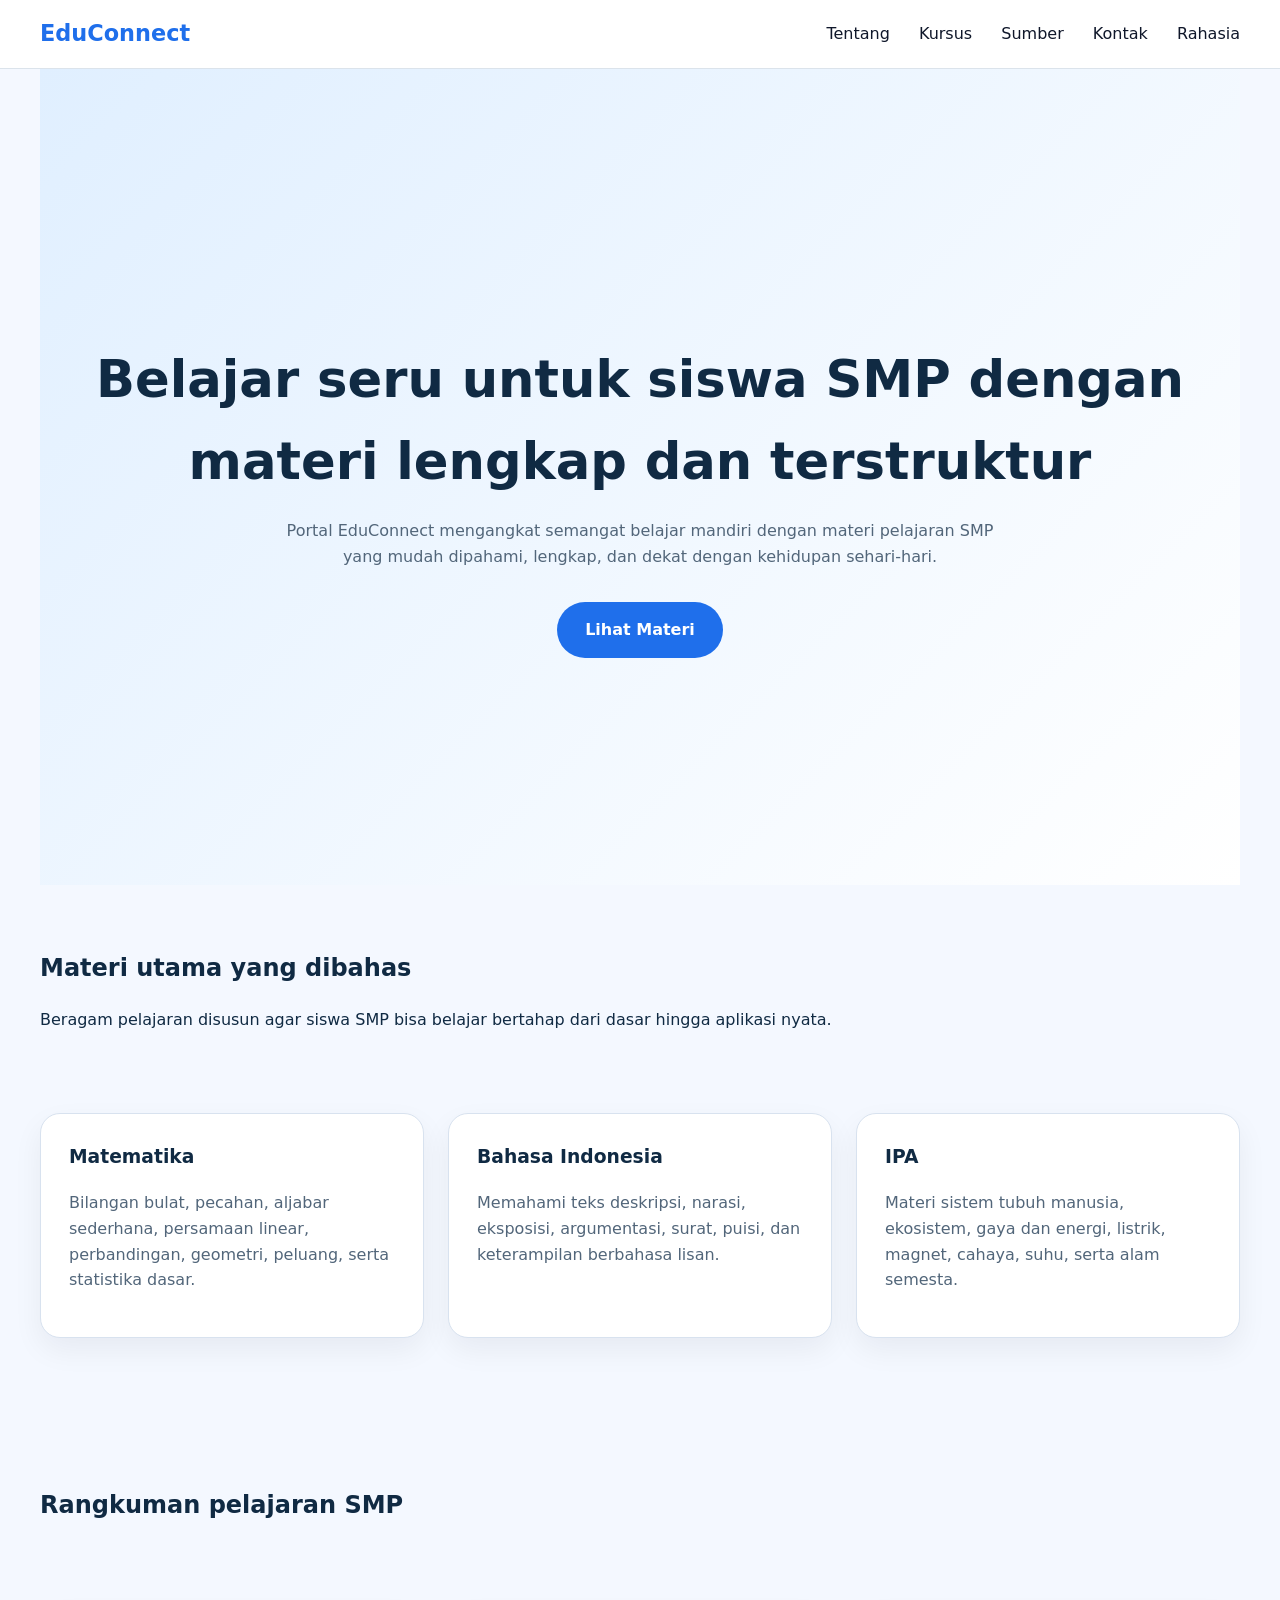
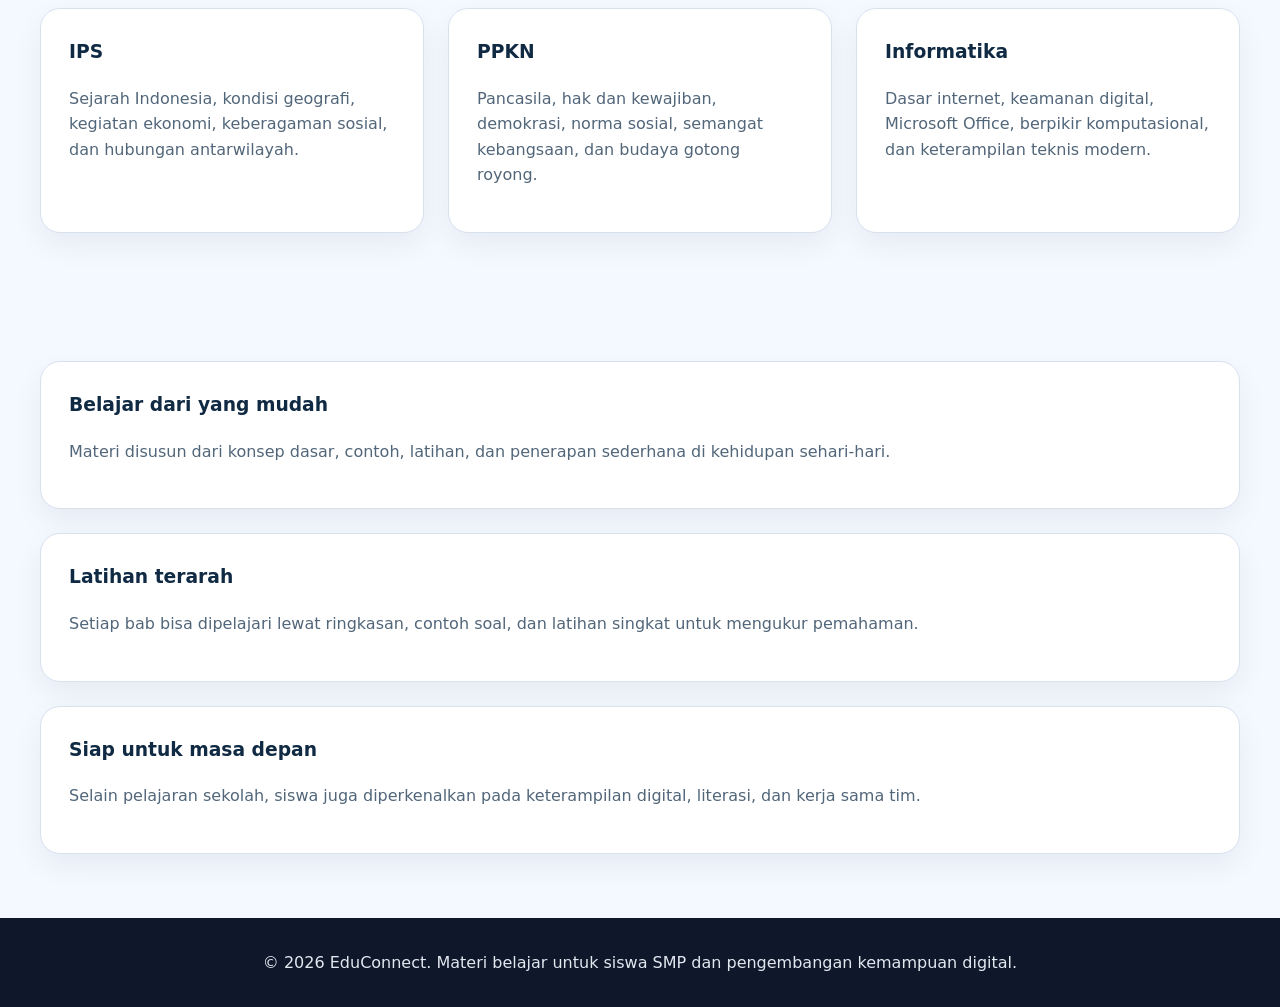
<file: index.html>
<!DOCTYPE html>
<html lang="id">
<head>
  <meta charset="UTF-8">
  <meta name="viewport" content="width=device-width, initial-scale=1.0">
  <title>EduConnect - Materi SMP Lengkap</title>
  <link rel="stylesheet" href="style.css">
</head>
<body>
  <header>
    <div class="container">
      <a class="logo" href="index.html">EduConnect</a>
      <nav>
        <a href="about.html">Tentang</a>
        <a href="courses.html">Kursus</a>
        <a href="resources.html">Sumber</a>
        <a href="contact.html">Kontak</a>
        <a href="secret.html">Rahasia</a>
      </nav>
    </div>
  </header>

  <main>
    <section class="hero container">
      <div class="hero-content">
        <h1>Belajar seru untuk siswa SMP dengan materi lengkap dan terstruktur</h1>
        <p>Portal EduConnect mengangkat semangat belajar mandiri dengan materi pelajaran SMP yang mudah dipahami, lengkap, dan dekat dengan kehidupan sehari-hari.</p>
        <a class="button" href="courses.html">Lihat Materi</a>
      </div>
    </section>

    <section class="section-intro container">
      <h2>Materi utama yang dibahas</h2>
      <p>Beragam pelajaran disusun agar siswa SMP bisa belajar bertahap dari dasar hingga aplikasi nyata.</p>
      <div class="features">
        <article class="card">
          <h3>Matematika</h3>
          <p>Bilangan bulat, pecahan, aljabar sederhana, persamaan linear, perbandingan, geometri, peluang, serta statistika dasar.</p>
        </article>
        <article class="card">
          <h3>Bahasa Indonesia</h3>
          <p>Memahami teks deskripsi, narasi, eksposisi, argumentasi, surat, puisi, dan keterampilan berbahasa lisan.</p>
        </article>
        <article class="card">
          <h3>IPA</h3>
          <p>Materi sistem tubuh manusia, ekosistem, gaya dan energi, listrik, magnet, cahaya, suhu, serta alam semesta.</p>
        </article>
      </div>
    </section>

    <section class="container">
      <h2>Rangkuman pelajaran SMP</h2>
      <div class="features">
        <article class="card">
          <h3>IPS</h3>
          <p>Sejarah Indonesia, kondisi geografi, kegiatan ekonomi, keberagaman sosial, dan hubungan antarwilayah.</p>
        </article>
        <article class="card">
          <h3>PPKN</h3>
          <p>Pancasila, hak dan kewajiban, demokrasi, norma sosial, semangat kebangsaan, dan budaya gotong royong.</p>
        </article>
        <article class="card">
          <h3>Informatika</h3>
          <p>Dasar internet, keamanan digital, Microsoft Office, berpikir komputasional, dan keterampilan teknis modern.</p>
        </article>
      </div>
    </section>

    <section class="resources-grid container">
      <article class="card">
        <h3>Belajar dari yang mudah</h3>
        <p>Materi disusun dari konsep dasar, contoh, latihan, dan penerapan sederhana di kehidupan sehari-hari.</p>
      </article>
      <article class="card">
        <h3>Latihan terarah</h3>
        <p>Setiap bab bisa dipelajari lewat ringkasan, contoh soal, dan latihan singkat untuk mengukur pemahaman.</p>
      </article>
      <article class="card">
        <h3>Siap untuk masa depan</h3>
        <p>Selain pelajaran sekolah, siswa juga diperkenalkan pada keterampilan digital, literasi, dan kerja sama tim.</p>
      </article>
    </section>
  </main>

  <footer>
    <div class="container">
      <p>&copy; 2026 EduConnect. Materi belajar untuk siswa SMP dan pengembangan kemampuan digital.</p>
    </div>
  </footer>
</body>
</html>
</file>
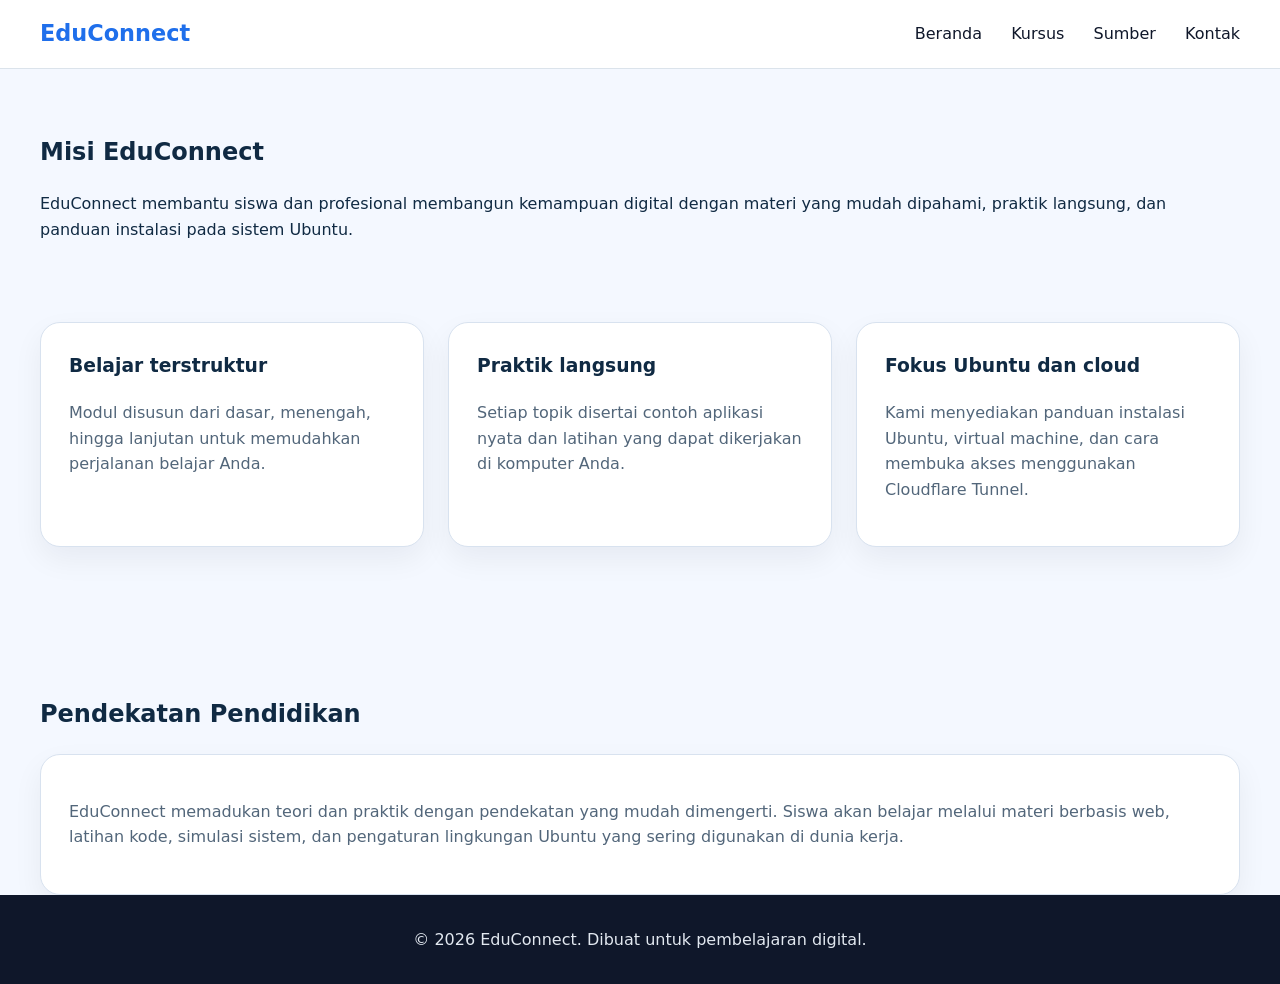
<file: about.html>
<!DOCTYPE html>
<html lang="id">
<head>
  <meta charset="UTF-8">
  <meta name="viewport" content="width=device-width, initial-scale=1.0">
  <title>Tentang EduConnect</title>
  <link rel="stylesheet" href="style.css">
</head>
<body>
  <header>
    <div class="container">
      <a class="logo" href="index.html">EduConnect</a>
      <nav>
        <a href="index.html">Beranda</a>
        <a href="courses.html">Kursus</a>
        <a href="resources.html">Sumber</a>
        <a href="contact.html">Kontak</a>
      </nav>
    </div>
  </header>
  <main class="section-intro container">
    <h2>Misi EduConnect</h2>
    <p>EduConnect membantu siswa dan profesional membangun kemampuan digital dengan materi yang mudah dipahami, praktik langsung, dan panduan instalasi pada sistem Ubuntu.</p>
    <div class="features">
      <article class="card">
        <h3>Belajar terstruktur</h3>
        <p>Modul disusun dari dasar, menengah, hingga lanjutan untuk memudahkan perjalanan belajar Anda.</p>
      </article>
      <article class="card">
        <h3>Praktik langsung</h3>
        <p>Setiap topik disertai contoh aplikasi nyata dan latihan yang dapat dikerjakan di komputer Anda.</p>
      </article>
      <article class="card">
        <h3>Fokus Ubuntu dan cloud</h3>
        <p>Kami menyediakan panduan instalasi Ubuntu, virtual machine, dan cara membuka akses menggunakan Cloudflare Tunnel.</p>
      </article>
    </div>
  </main>
  <section class="container">
    <h2>Pendekatan Pendidikan</h2>
    <div class="card">
      <p>EduConnect memadukan teori dan praktik dengan pendekatan yang mudah dimengerti. Siswa akan belajar melalui materi berbasis web, latihan kode, simulasi sistem, dan pengaturan lingkungan Ubuntu yang sering digunakan di dunia kerja.</p>
    </div>
  </section>
  <footer>
    <div class="container">
      <p>&copy; 2026 EduConnect. Dibuat untuk pembelajaran digital.</p>
    </div>
  </footer>
</body>
</html>
</file>
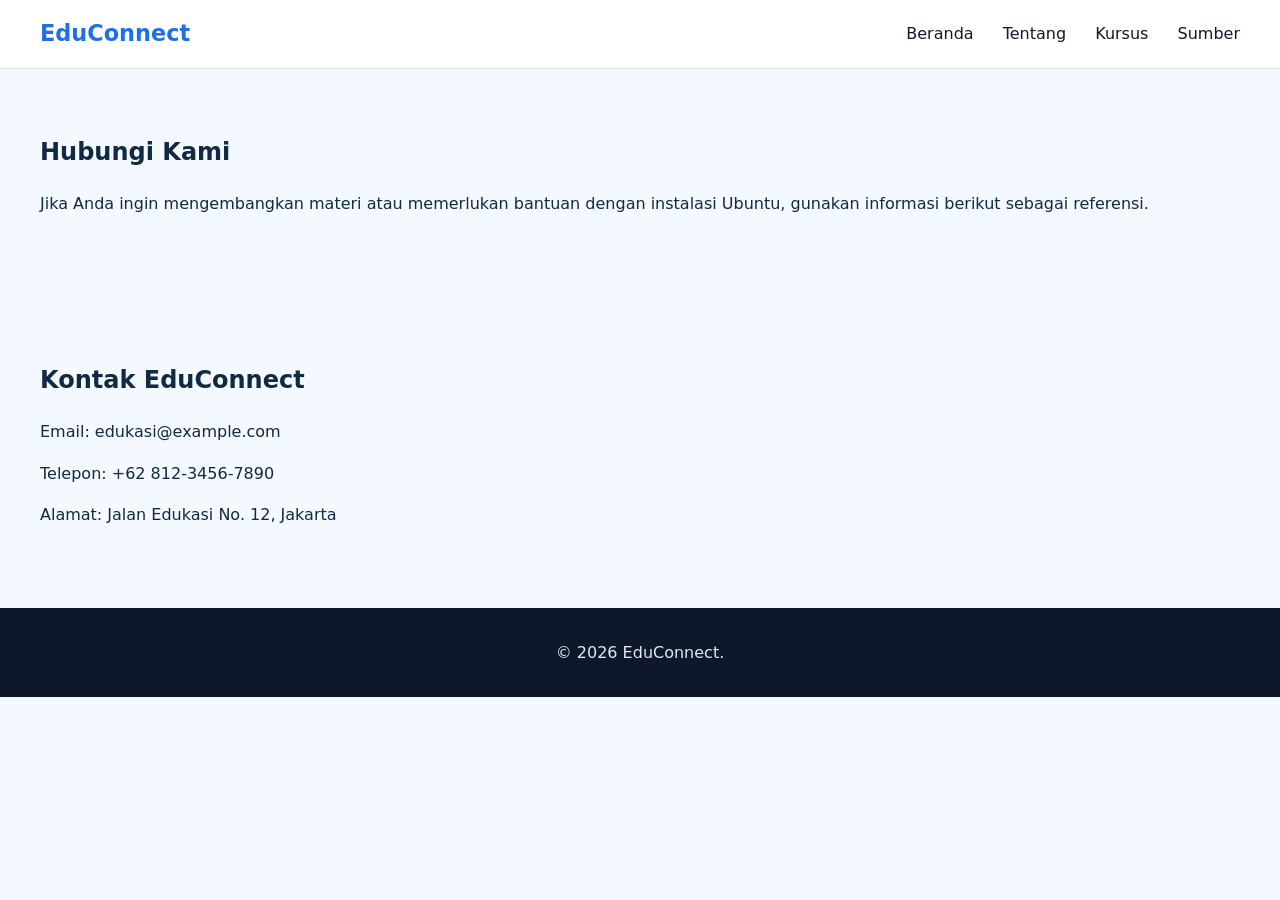
<file: contact.html>
<!DOCTYPE html>
<html lang="id">
<head>
  <meta charset="UTF-8">
  <meta name="viewport" content="width=device-width, initial-scale=1.0">
  <title>Kontak EduConnect</title>
  <link rel="stylesheet" href="style.css">
</head>
<body>
  <header>
    <div class="container">
      <a class="logo" href="index.html">EduConnect</a>
      <nav>
        <a href="index.html">Beranda</a>
        <a href="about.html">Tentang</a>
        <a href="courses.html">Kursus</a>
        <a href="resources.html">Sumber</a>
      </nav>
    </div>
  </header>
  <main class="section-intro container">
    <h2>Hubungi Kami</h2>
    <p>Jika Anda ingin mengembangkan materi atau memerlukan bantuan dengan instalasi Ubuntu, gunakan informasi berikut sebagai referensi.</p>
  </main>
  <section class="contact-card container">
    <h2>Kontak EduConnect</h2>
    <p>Email: edukasi@example.com</p>
    <p>Telepon: +62 812-3456-7890</p>
    <p>Alamat: Jalan Edukasi No. 12, Jakarta</p>
  </section>
  <footer>
    <div class="container">
      <p>&copy; 2026 EduConnect.</p>
    </div>
  </footer>
</body>
</html>
</file>
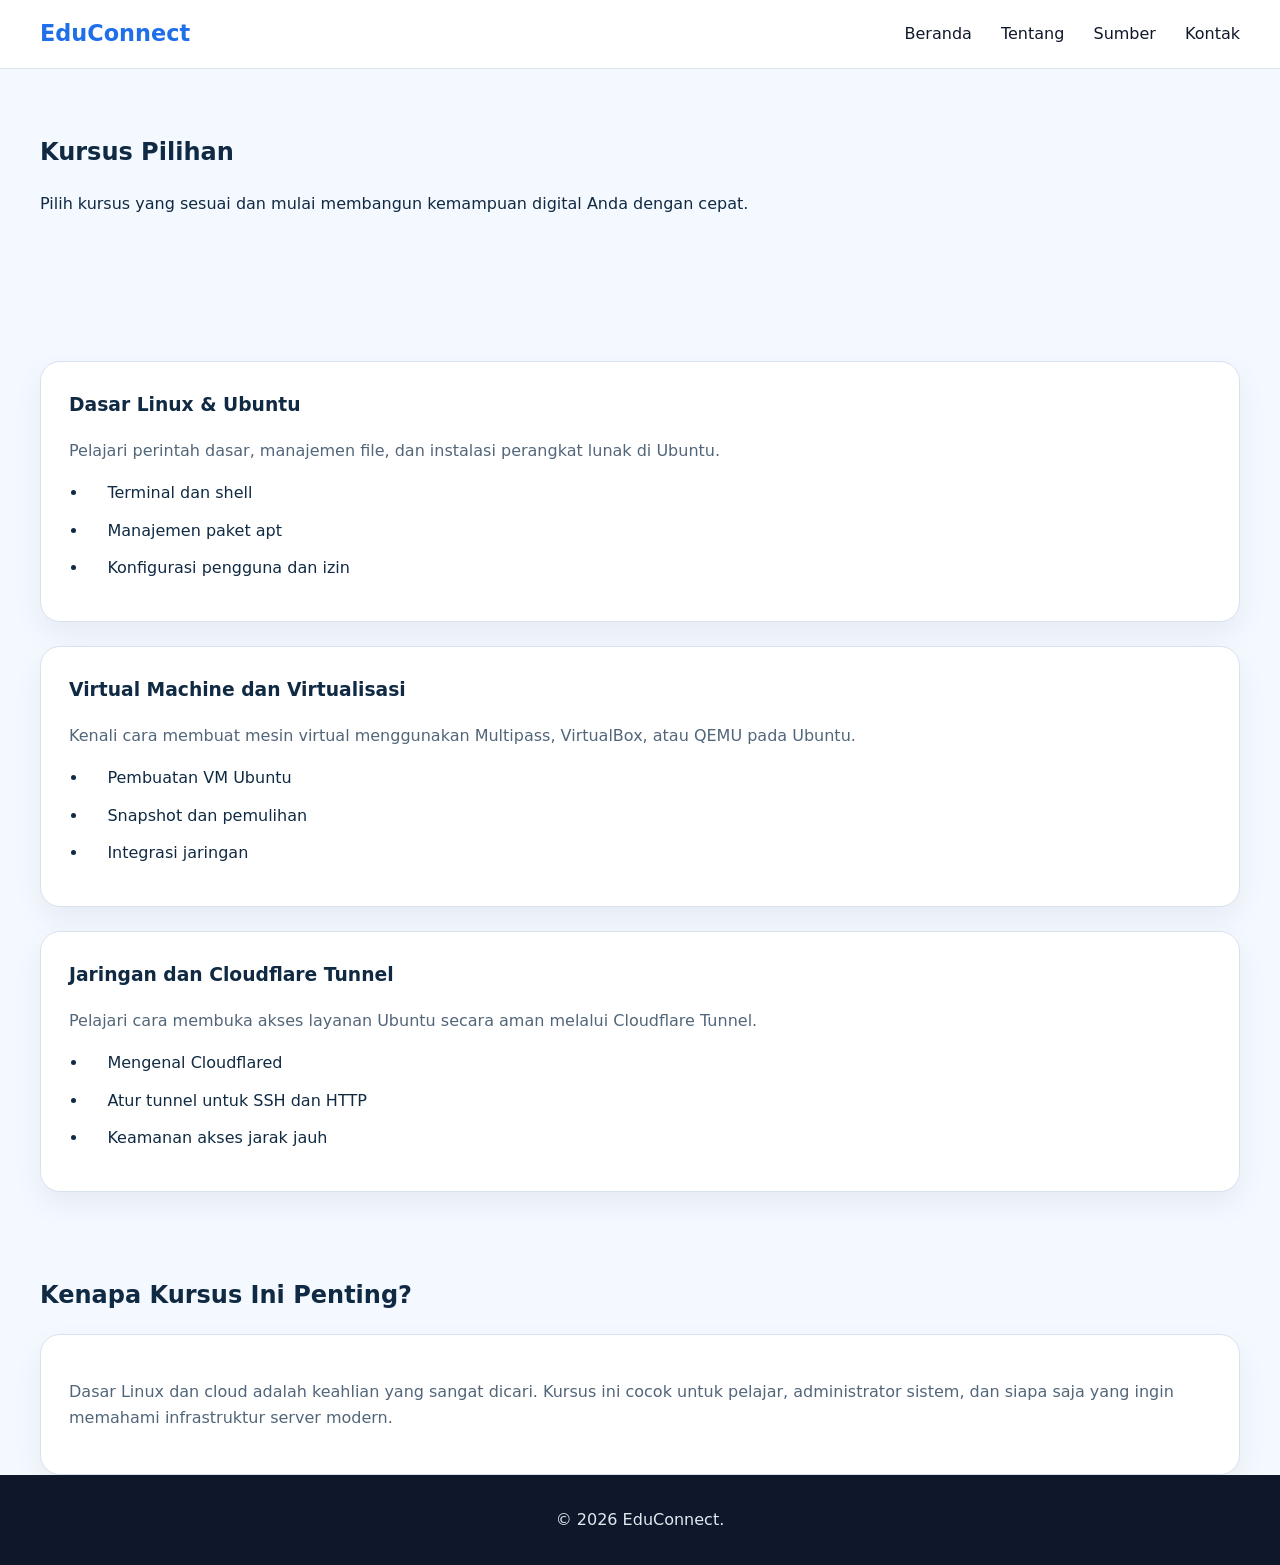
<file: courses.html>
<!DOCTYPE html>
<html lang="id">
<head>
  <meta charset="UTF-8">
  <meta name="viewport" content="width=device-width, initial-scale=1.0">
  <title>Kursus EduConnect</title>
  <link rel="stylesheet" href="style.css">
</head>
<body>
  <header>
    <div class="container">
      <a class="logo" href="index.html">EduConnect</a>
      <nav>
        <a href="index.html">Beranda</a>
        <a href="about.html">Tentang</a>
        <a href="resources.html">Sumber</a>
        <a href="contact.html">Kontak</a>
      </nav>
    </div>
  </header>
  <main class="section-intro container">
    <h2>Kursus Pilihan</h2>
    <p>Pilih kursus yang sesuai dan mulai membangun kemampuan digital Anda dengan cepat.</p>
  </main>
  <section class="course-grid container">
    <article class="card">
      <h3>Dasar Linux & Ubuntu</h3>
      <p>Pelajari perintah dasar, manajemen file, dan instalasi perangkat lunak di Ubuntu.</p>
      <ul class="checklist">
        <li>Terminal dan shell</li>
        <li>Manajemen paket apt</li>
        <li>Konfigurasi pengguna dan izin</li>
      </ul>
    </article>
    <article class="card">
      <h3>Virtual Machine dan Virtualisasi</h3>
      <p>Kenali cara membuat mesin virtual menggunakan Multipass, VirtualBox, atau QEMU pada Ubuntu.</p>
      <ul class="checklist">
        <li>Pembuatan VM Ubuntu</li>
        <li>Snapshot dan pemulihan</li>
        <li>Integrasi jaringan</li>
      </ul>
    </article>
    <article class="card">
      <h3>Jaringan dan Cloudflare Tunnel</h3>
      <p>Pelajari cara membuka akses layanan Ubuntu secara aman melalui Cloudflare Tunnel.</p>
      <ul class="checklist">
        <li>Mengenal Cloudflared</li>
        <li>Atur tunnel untuk SSH dan HTTP</li>
        <li>Keamanan akses jarak jauh</li>
      </ul>
    </article>
  </section>
  <section class="container">
    <h2>Kenapa Kursus Ini Penting?</h2>
    <div class="card">
      <p>Dasar Linux dan cloud adalah keahlian yang sangat dicari. Kursus ini cocok untuk pelajar, administrator sistem, dan siapa saja yang ingin memahami infrastruktur server modern.</p>
    </div>
  </section>
  <footer>
    <div class="container">
      <p>&copy; 2026 EduConnect.</p>
    </div>
  </footer>
</body>
</html>
</file>
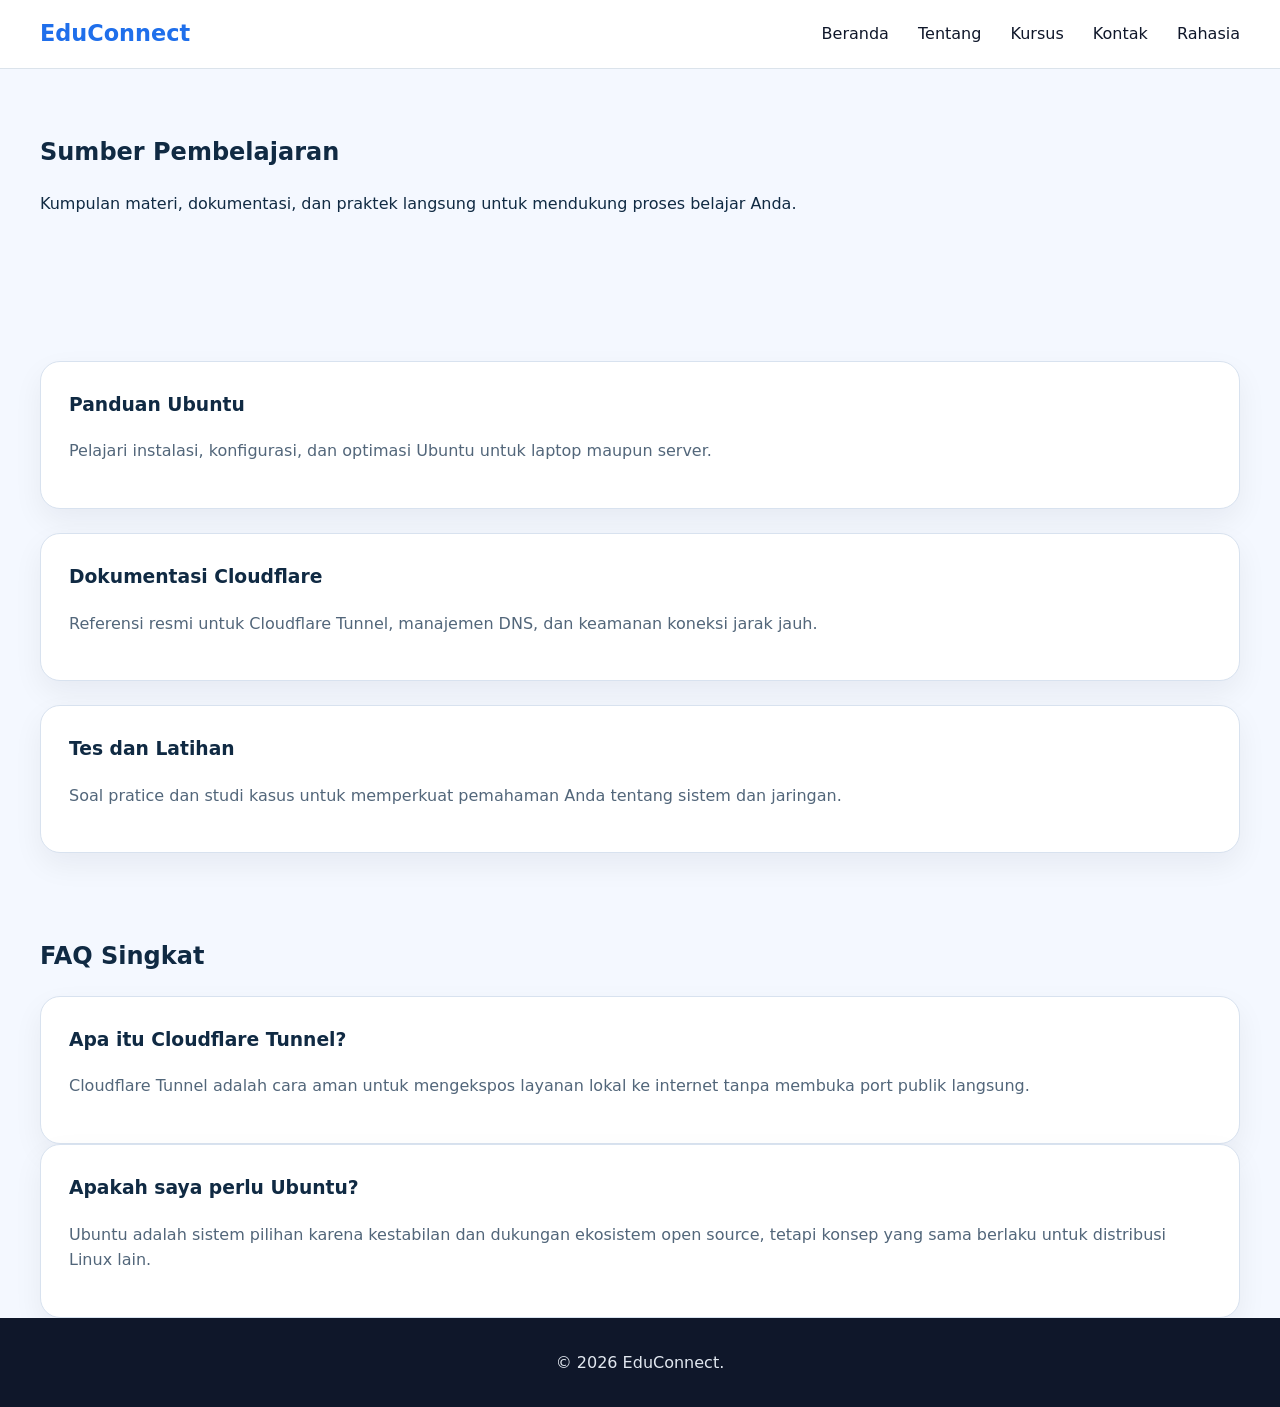
<file: resources.html>
<!DOCTYPE html>
<html lang="id">
<head>
  <meta charset="UTF-8">
  <meta name="viewport" content="width=device-width, initial-scale=1.0">
  <title>Sumber EduConnect</title>
  <link rel="stylesheet" href="style.css">
</head>
<body>
  <header>
    <div class="container">
      <a class="logo" href="index.html">EduConnect</a>
      <nav>
        <a href="index.html">Beranda</a>
        <a href="about.html">Tentang</a>
        <a href="courses.html">Kursus</a>
        <a href="contact.html">Kontak</a>
        <a href="secret.html">Rahasia</a>
      </nav>
    </div>
  </header>
  <main class="section-intro container">
    <h2>Sumber Pembelajaran</h2>
    <p>Kumpulan materi, dokumentasi, dan praktek langsung untuk mendukung proses belajar Anda.</p>
  </main>
  <section class="resources-grid container">
    <article class="card">
      <h3>Panduan Ubuntu</h3>
      <p>Pelajari instalasi, konfigurasi, dan optimasi Ubuntu untuk laptop maupun server.</p>
    </article>
    <article class="card">
      <h3>Dokumentasi Cloudflare</h3>
      <p>Referensi resmi untuk Cloudflare Tunnel, manajemen DNS, dan keamanan koneksi jarak jauh.</p>
    </article>
    <article class="card">
      <h3>Tes dan Latihan</h3>
      <p>Soal pratice dan studi kasus untuk memperkuat pemahaman Anda tentang sistem dan jaringan.</p>
    </article>
  </section>
  <section class="container">
    <h2>FAQ Singkat</h2>
    <div class="faq-item">
      <h3>Apa itu Cloudflare Tunnel?</h3>
      <p>Cloudflare Tunnel adalah cara aman untuk mengekspos layanan lokal ke internet tanpa membuka port publik langsung.</p>
    </div>
    <div class="faq-item">
      <h3>Apakah saya perlu Ubuntu?</h3>
      <p>Ubuntu adalah sistem pilihan karena kestabilan dan dukungan ekosistem open source, tetapi konsep yang sama berlaku untuk distribusi Linux lain.</p>
    </div>
  </section>
  <footer>
    <div class="container">
      <p>&copy; 2026 EduConnect.</p>
    </div>
  </footer>
</body>
</html>
</file>
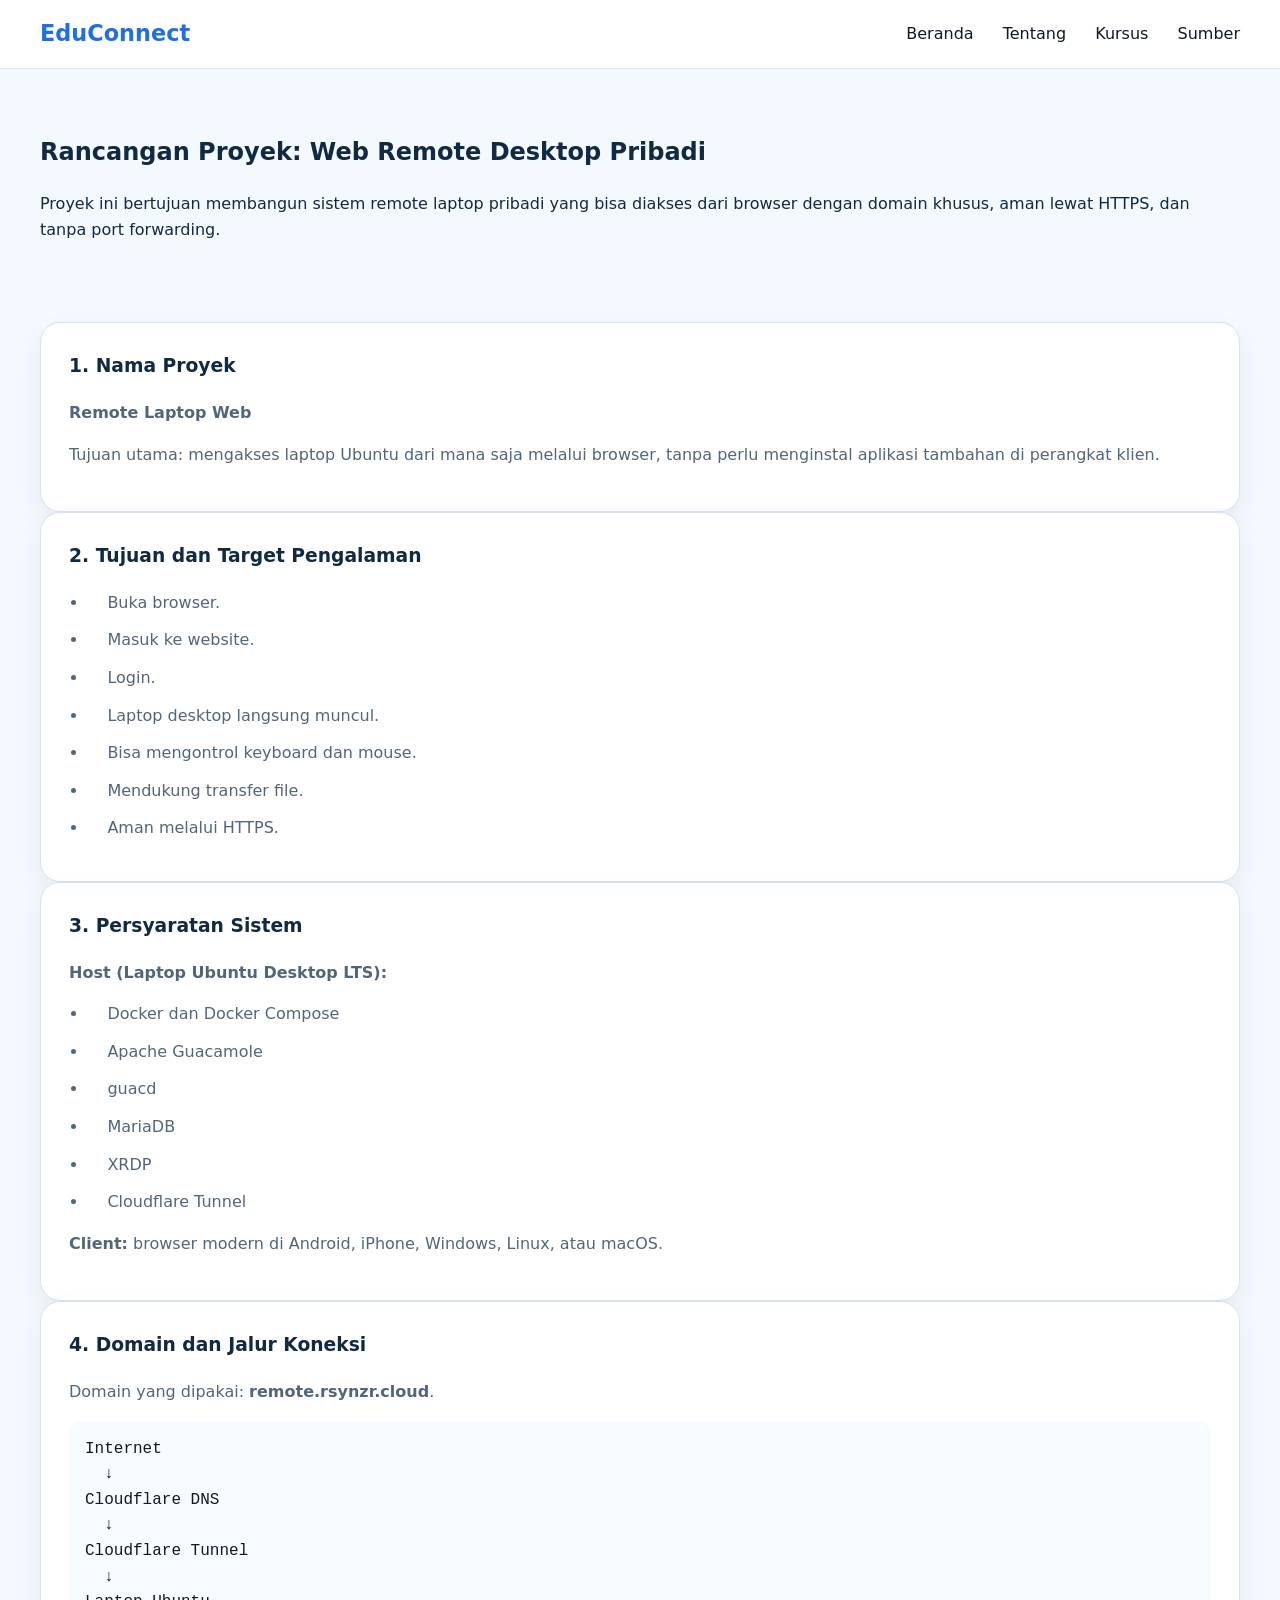
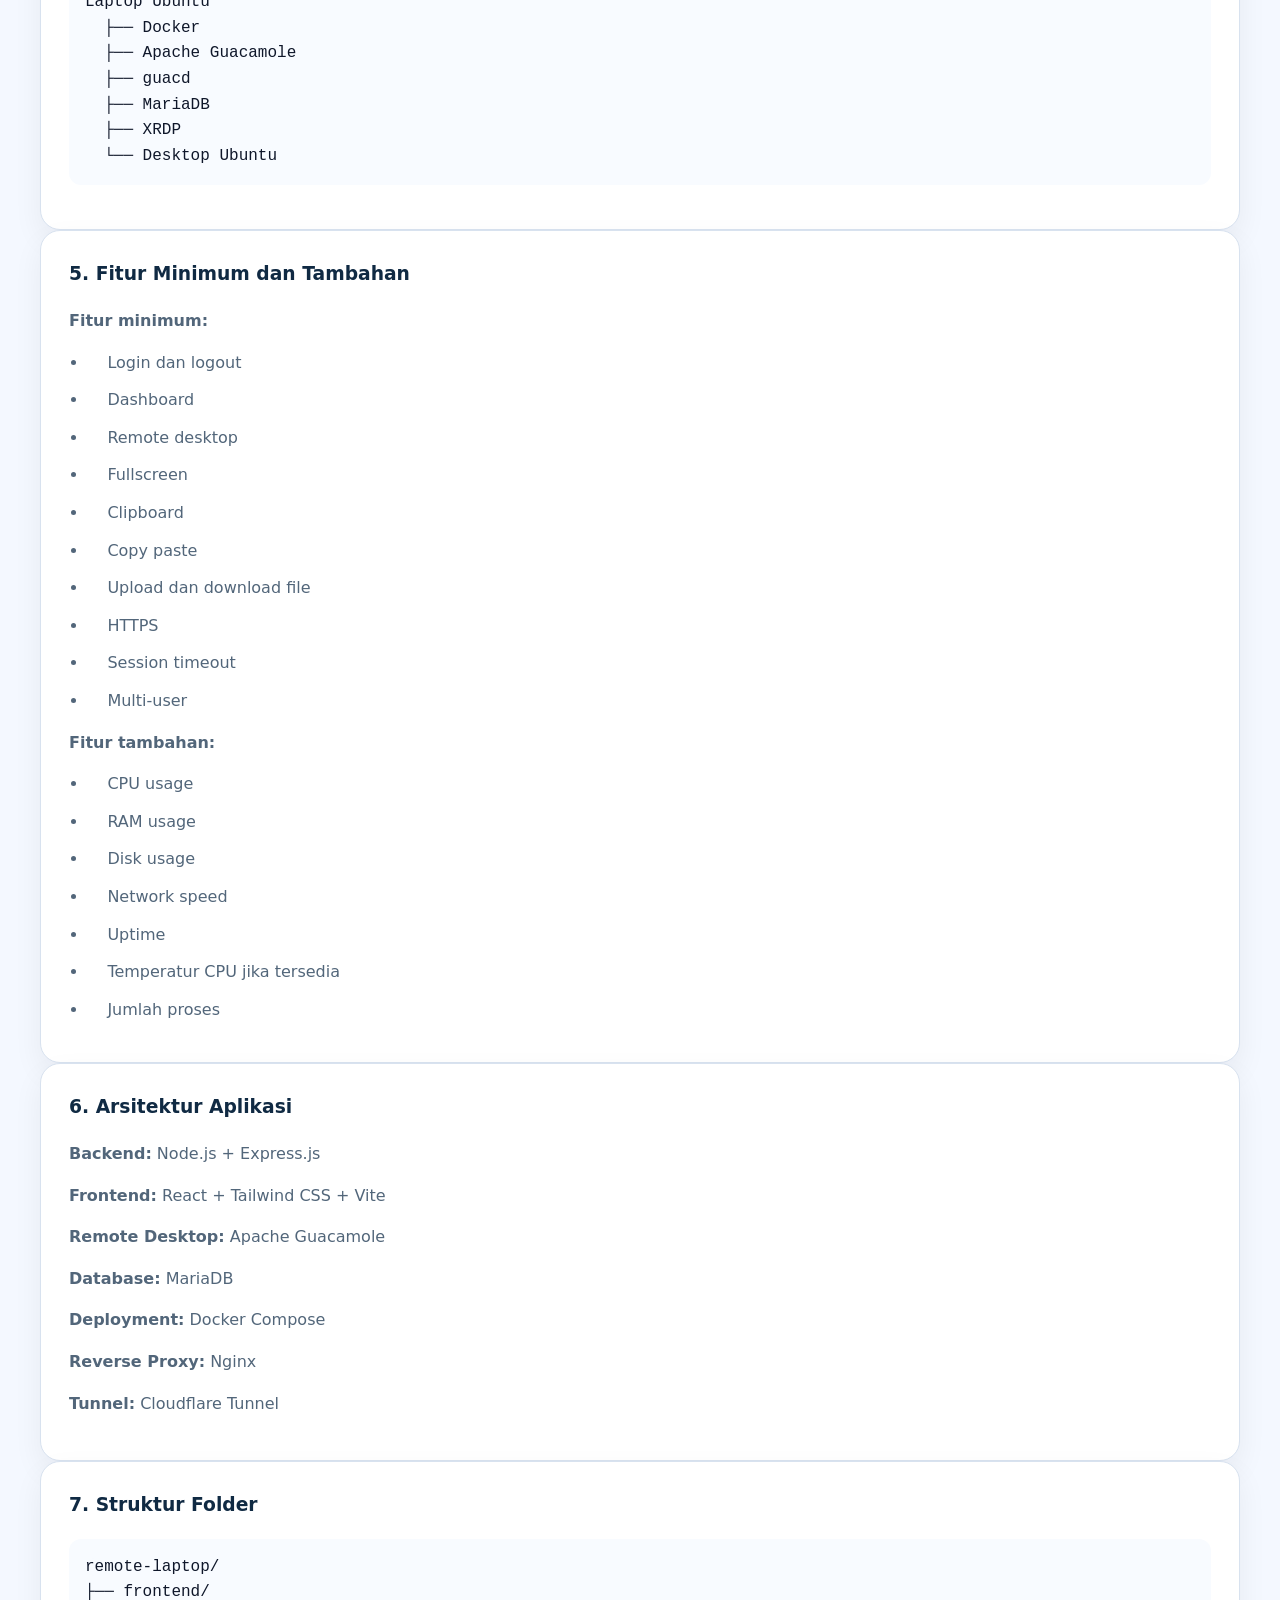
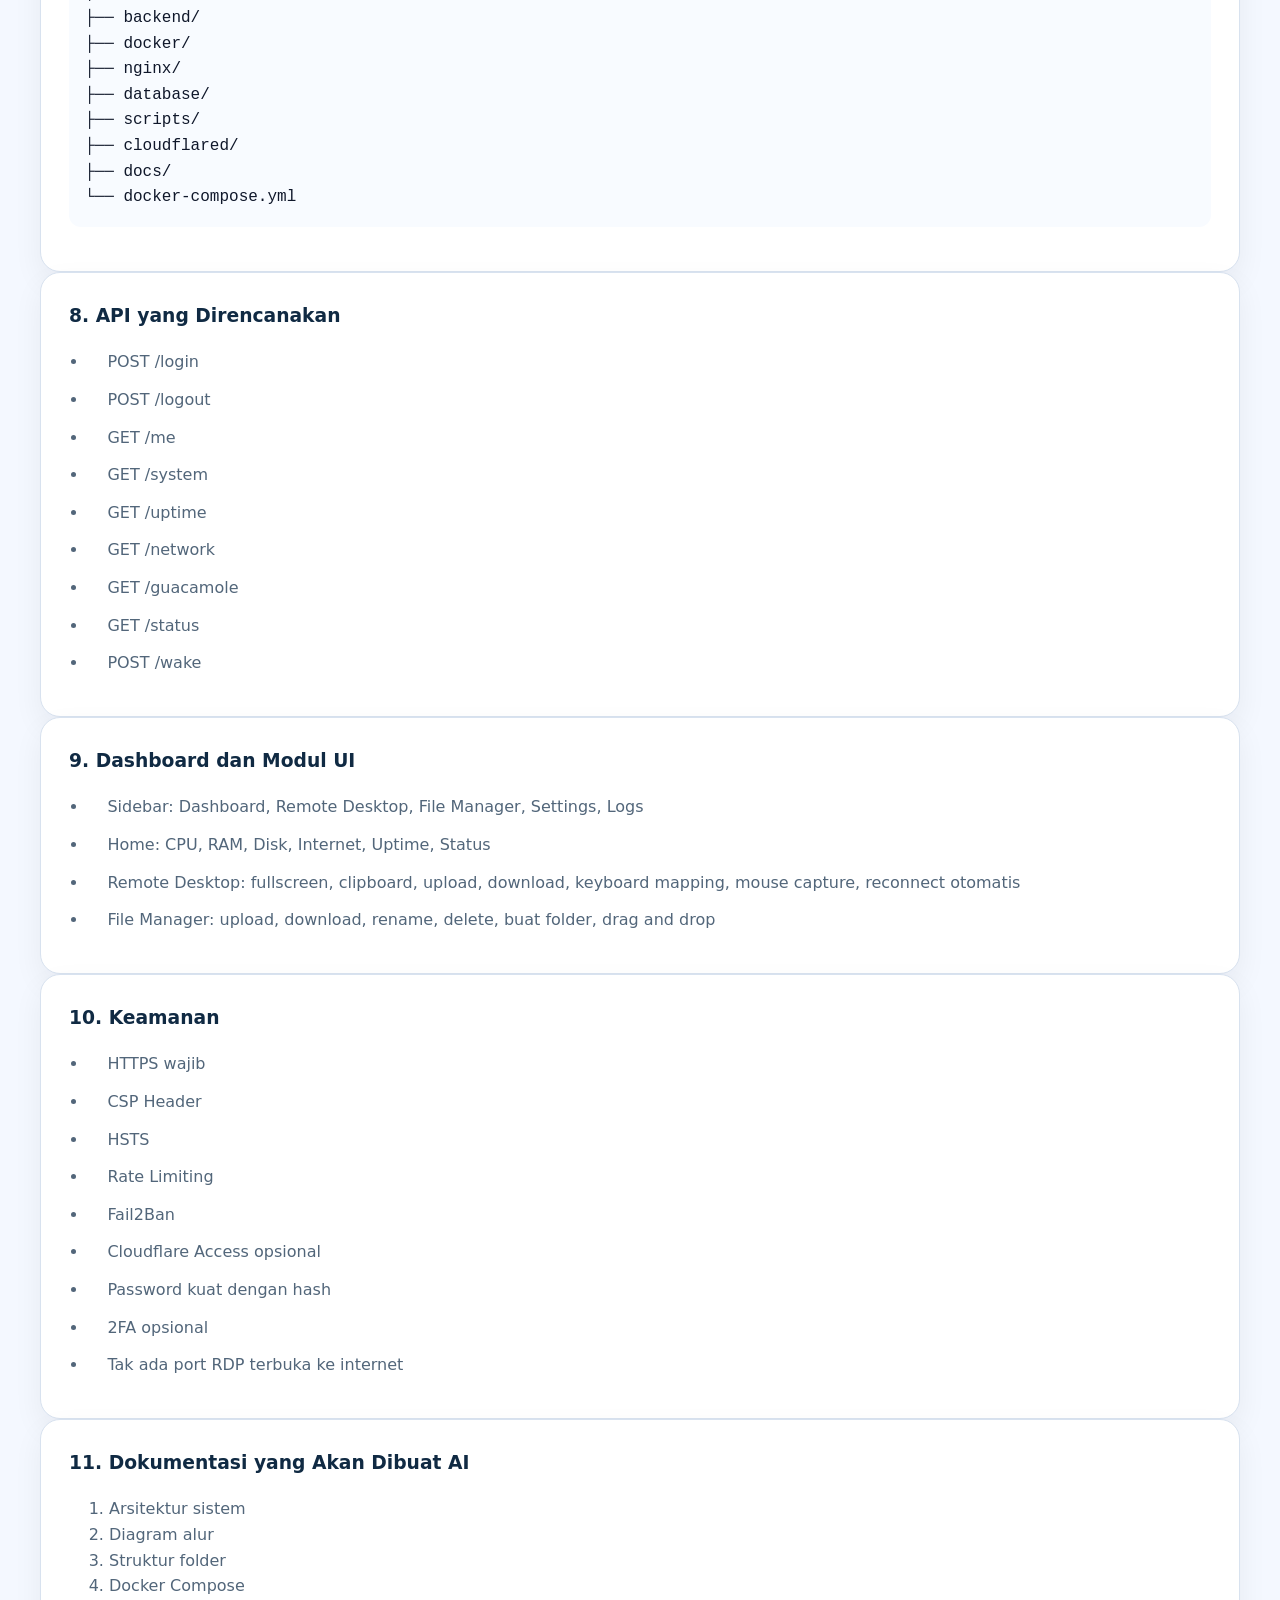
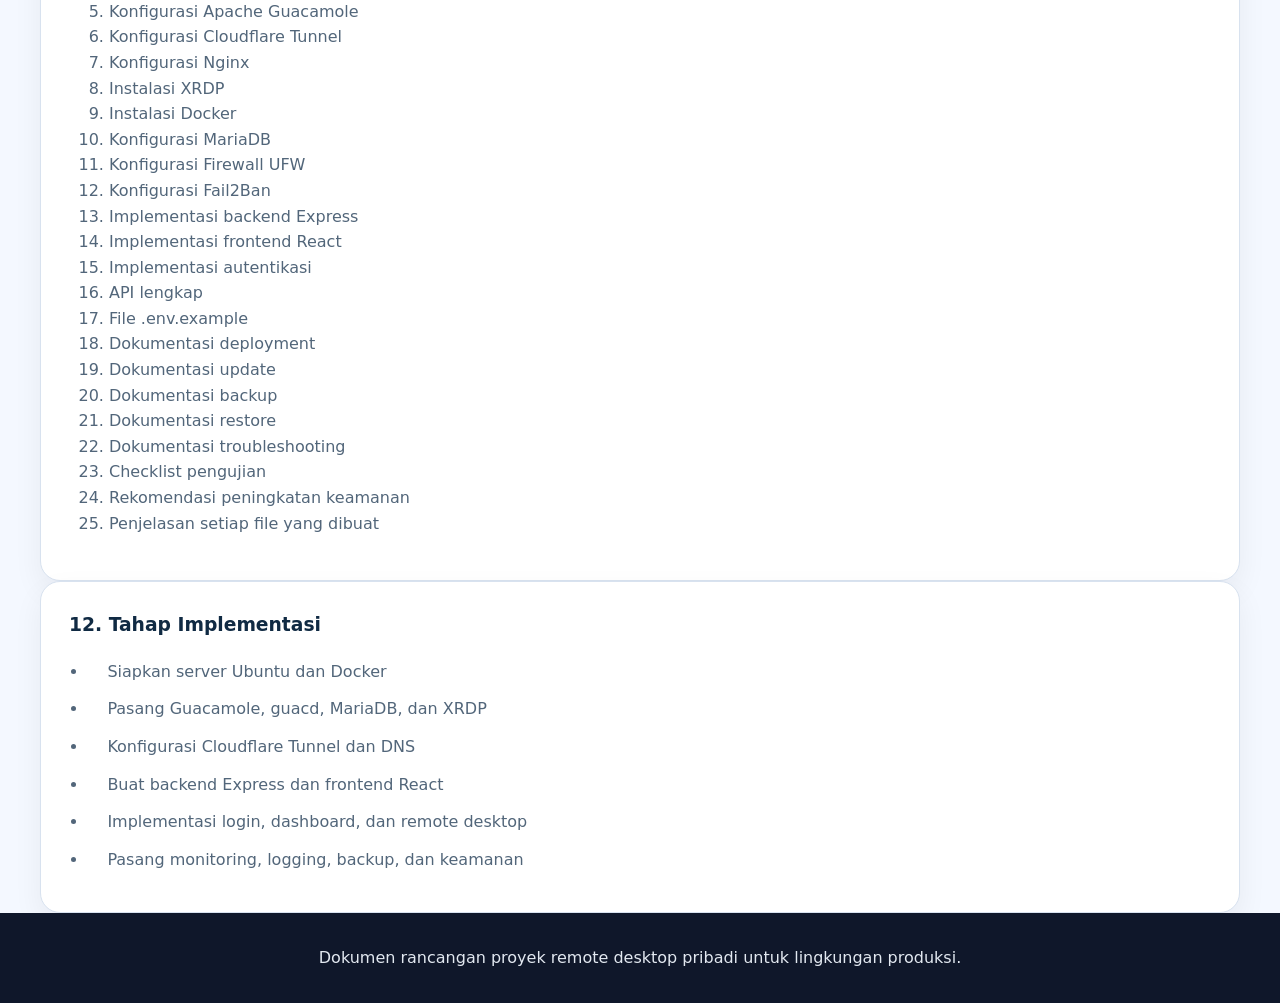
<file: secret.html>
<!DOCTYPE html>
<html lang="id">
<head>
  <meta charset="UTF-8">
  <meta name="viewport" content="width=device-width, initial-scale=1.0">
  <title>Rahasia - Rancangan Proyek Remote Laptop Web</title>
  <link rel="stylesheet" href="style.css">
</head>
<body>
  <header>
    <div class="container">
      <a class="logo" href="index.html">EduConnect</a>
      <nav>
        <a href="index.html">Beranda</a>
        <a href="about.html">Tentang</a>
        <a href="courses.html">Kursus</a>
        <a href="resources.html">Sumber</a>
      </nav>
    </div>
  </header>

  <main class="section-intro container">
    <h2>Rancangan Proyek: Web Remote Desktop Pribadi</h2>
    <p>Proyek ini bertujuan membangun sistem remote laptop pribadi yang bisa diakses dari browser dengan domain khusus, aman lewat HTTPS, dan tanpa port forwarding.</p>
  </main>

  <section class="container">
    <div class="secret-card">
      <h3>1. Nama Proyek</h3>
      <p><strong>Remote Laptop Web</strong></p>
      <p>Tujuan utama: mengakses laptop Ubuntu dari mana saja melalui browser, tanpa perlu menginstal aplikasi tambahan di perangkat klien.</p>
    </div>

    <div class="secret-card">
      <h3>2. Tujuan dan Target Pengalaman</h3>
      <ul class="checklist">
        <li>Buka browser.</li>
        <li>Masuk ke website.</li>
        <li>Login.</li>
        <li>Laptop desktop langsung muncul.</li>
        <li>Bisa mengontrol keyboard dan mouse.</li>
        <li>Mendukung transfer file.</li>
        <li>Aman melalui HTTPS.</li>
      </ul>
    </div>

    <div class="secret-card">
      <h3>3. Persyaratan Sistem</h3>
      <p><strong>Host (Laptop Ubuntu Desktop LTS):</strong></p>
      <ul class="checklist">
        <li>Docker dan Docker Compose</li>
        <li>Apache Guacamole</li>
        <li>guacd</li>
        <li>MariaDB</li>
        <li>XRDP</li>
        <li>Cloudflare Tunnel</li>
      </ul>
      <p><strong>Client:</strong> browser modern di Android, iPhone, Windows, Linux, atau macOS.</p>
    </div>

    <div class="secret-card">
      <h3>4. Domain dan Jalur Koneksi</h3>
      <p>Domain yang dipakai: <strong>remote.rsynzr.cloud</strong>.</p>
      <pre><code>Internet
  ↓
Cloudflare DNS
  ↓
Cloudflare Tunnel
  ↓
Laptop Ubuntu
  ├── Docker
  ├── Apache Guacamole
  ├── guacd
  ├── MariaDB
  ├── XRDP
  └── Desktop Ubuntu</code></pre>
    </div>

    <div class="secret-card">
      <h3>5. Fitur Minimum dan Tambahan</h3>
      <p><strong>Fitur minimum:</strong></p>
      <ul class="checklist">
        <li>Login dan logout</li>
        <li>Dashboard</li>
        <li>Remote desktop</li>
        <li>Fullscreen</li>
        <li>Clipboard</li>
        <li>Copy paste</li>
        <li>Upload dan download file</li>
        <li>HTTPS</li>
        <li>Session timeout</li>
        <li>Multi-user</li>
      </ul>
      <p><strong>Fitur tambahan:</strong></p>
      <ul class="checklist">
        <li>CPU usage</li>
        <li>RAM usage</li>
        <li>Disk usage</li>
        <li>Network speed</li>
        <li>Uptime</li>
        <li>Temperatur CPU jika tersedia</li>
        <li>Jumlah proses</li>
      </ul>
    </div>

    <div class="secret-card">
      <h3>6. Arsitektur Aplikasi</h3>
      <p><strong>Backend:</strong> Node.js + Express.js</p>
      <p><strong>Frontend:</strong> React + Tailwind CSS + Vite</p>
      <p><strong>Remote Desktop:</strong> Apache Guacamole</p>
      <p><strong>Database:</strong> MariaDB</p>
      <p><strong>Deployment:</strong> Docker Compose</p>
      <p><strong>Reverse Proxy:</strong> Nginx</p>
      <p><strong>Tunnel:</strong> Cloudflare Tunnel</p>
    </div>

    <div class="secret-card">
      <h3>7. Struktur Folder</h3>
      <pre><code>remote-laptop/
├── frontend/
├── backend/
├── docker/
├── nginx/
├── database/
├── scripts/
├── cloudflared/
├── docs/
└── docker-compose.yml</code></pre>
    </div>

    <div class="secret-card">
      <h3>8. API yang Direncanakan</h3>
      <ul class="checklist">
        <li>POST /login</li>
        <li>POST /logout</li>
        <li>GET /me</li>
        <li>GET /system</li>
        <li>GET /uptime</li>
        <li>GET /network</li>
        <li>GET /guacamole</li>
        <li>GET /status</li>
        <li>POST /wake</li>
      </ul>
    </div>

    <div class="secret-card">
      <h3>9. Dashboard dan Modul UI</h3>
      <ul class="checklist">
        <li>Sidebar: Dashboard, Remote Desktop, File Manager, Settings, Logs</li>
        <li>Home: CPU, RAM, Disk, Internet, Uptime, Status</li>
        <li>Remote Desktop: fullscreen, clipboard, upload, download, keyboard mapping, mouse capture, reconnect otomatis</li>
        <li>File Manager: upload, download, rename, delete, buat folder, drag and drop</li>
      </ul>
    </div>

    <div class="secret-card">
      <h3>10. Keamanan</h3>
      <ul class="checklist">
        <li>HTTPS wajib</li>
        <li>CSP Header</li>
        <li>HSTS</li>
        <li>Rate Limiting</li>
        <li>Fail2Ban</li>
        <li>Cloudflare Access opsional</li>
        <li>Password kuat dengan hash</li>
        <li>2FA opsional</li>
        <li>Tak ada port RDP terbuka ke internet</li>
      </ul>
    </div>

    <div class="secret-card">
      <h3>11. Dokumentasi yang Akan Dibuat AI</h3>
      <ol>
        <li>Arsitektur sistem</li>
        <li>Diagram alur</li>
        <li>Struktur folder</li>
        <li>Docker Compose</li>
        <li>Konfigurasi Apache Guacamole</li>
        <li>Konfigurasi Cloudflare Tunnel</li>
        <li>Konfigurasi Nginx</li>
        <li>Instalasi XRDP</li>
        <li>Instalasi Docker</li>
        <li>Konfigurasi MariaDB</li>
        <li>Konfigurasi Firewall UFW</li>
        <li>Konfigurasi Fail2Ban</li>
        <li>Implementasi backend Express</li>
        <li>Implementasi frontend React</li>
        <li>Implementasi autentikasi</li>
        <li>API lengkap</li>
        <li>File .env.example</li>
        <li>Dokumentasi deployment</li>
        <li>Dokumentasi update</li>
        <li>Dokumentasi backup</li>
        <li>Dokumentasi restore</li>
        <li>Dokumentasi troubleshooting</li>
        <li>Checklist pengujian</li>
        <li>Rekomendasi peningkatan keamanan</li>
        <li>Penjelasan setiap file yang dibuat</li>
      </ol>
    </div>

    <div class="secret-card">
      <h3>12. Tahap Implementasi</h3>
      <ul class="checklist">
        <li>Siapkan server Ubuntu dan Docker</li>
        <li>Pasang Guacamole, guacd, MariaDB, dan XRDP</li>
        <li>Konfigurasi Cloudflare Tunnel dan DNS</li>
        <li>Buat backend Express dan frontend React</li>
        <li>Implementasi login, dashboard, dan remote desktop</li>
        <li>Pasang monitoring, logging, backup, dan keamanan</li>
      </ul>
    </div>
  </section>

  <footer>
    <div class="container">
      <p>Dokumen rancangan proyek remote desktop pribadi untuk lingkungan produksi.</p>
    </div>
  </footer>
</body>
</html>
</file>
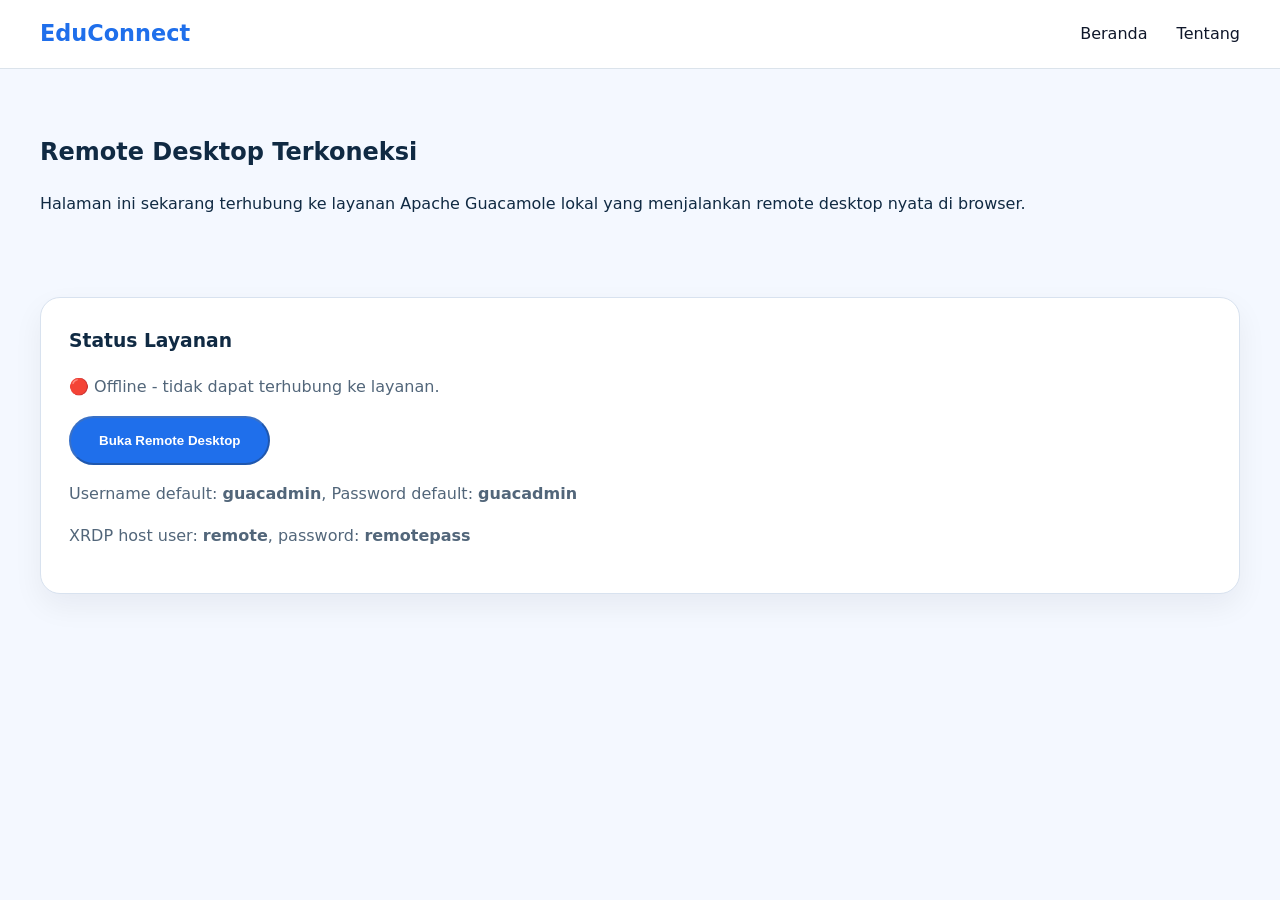
<file: remote-laptop/remote-mapping.html>
<!DOCTYPE html>
<html lang="id">
<head>
  <meta charset="UTF-8">
  <meta name="viewport" content="width=device-width, initial-scale=1.0">
  <title>Remote Laptop Web - Access</title>
  <link rel="stylesheet" href="../style.css">
</head>
<body>
  <header>
    <div class="container">
      <a class="logo" href="../index.html">EduConnect</a>
      <nav>
        <a href="../index.html">Beranda</a>
        <a href="../about.html">Tentang</a>
      </nav>
    </div>
  </header>
  <main class="section-intro container">
    <h2>Remote Desktop Terkoneksi</h2>
    <p>Halaman ini sekarang terhubung ke layanan Apache Guacamole lokal yang menjalankan remote desktop nyata di browser.</p>
  </main>
  <section class="container">
    <div class="secret-card">
      <h3>Status Layanan</h3>
      <p id="status">Memeriksa koneksi...</p>
      <button class="button" id="open-guacamole">Buka Remote Desktop</button>
      <p>Username default: <strong>guacadmin</strong>, Password default: <strong>guacadmin</strong></p>
      <p>XRDP host user: <strong>remote</strong>, password: <strong>remotepass</strong></p>
    </div>
  </section>
  <script>
    const statusEl = document.getElementById('status');
    const button = document.getElementById('open-guacamole');
    fetch('http://127.0.0.1:8080/guacamole/api/health')
      .then(r => {
        if (r.ok) return r.json();
        throw new Error('offline');
      })
      .then(() => {
        statusEl.textContent = '🟢 Online - Guacamole tersedia';
        button.disabled = false;
      })
      .catch(() => {
        statusEl.textContent = '🔴 Offline - tidak dapat terhubung ke layanan.';
        button.disabled = true;
      });
    button.addEventListener('click', () => {
      window.open('http://127.0.0.1:8080/guacamole/', '_blank');
    });
  </script>
</body>
</html>
</file>
<file: style.css>
/* Pendidikan digital sederhana */
:root {
  --bg: #f4f8ff;
  --surface: #ffffff;
  --primary: #1f6feb;
  --secondary: #0f172a;
  --text: #102a43;
  --muted: #52667a;
  --accent: #0ea5e9;
}
* {
  box-sizing: border-box;
}
html {
  scroll-behavior: smooth;
}
body {
  margin: 0;
  font-family: Inter, system-ui, -apple-system, BlinkMacSystemFont, sans-serif;
  color: var(--text);
  background: var(--bg);
  line-height: 1.6;
}
.container {
  width: min(1200px, calc(100% - 2rem));
  margin: 0 auto;
}
header {
  background: var(--surface);
  border-bottom: 1px solid #dbe3eb;
  position: sticky;
  top: 0;
  z-index: 10;
}
header .container {
  display: flex;
  align-items: center;
  justify-content: space-between;
  padding: 1rem 0;
}
.logo {
  font-size: 1.4rem;
  font-weight: 700;
  color: var(--primary);
  text-decoration: none;
}
nav a {
  margin-left: 1.5rem;
  color: var(--secondary);
  text-decoration: none;
  font-weight: 500;
}
nav a:hover {
  color: var(--primary);
}
.hero {
  min-height: calc(100vh - 84px);
  background: linear-gradient(135deg, #e0efff 0%, #ffffff 100%);
  padding: 4rem 0;
  display: grid;
  place-items: center;
}
.hero-content {
  text-align: center;
}
.hero h1 {
  font-size: clamp(2.5rem, 4vw, 4rem);
  margin-bottom: 1rem;
}
.hero p {
  max-width: 720px;
  margin: 0 auto 2rem;
  color: var(--muted);
}
.button {
  display: inline-block;
  background: var(--primary);
  color: white;
  padding: 0.95rem 1.75rem;
  border-radius: 999px;
  text-decoration: none;
  font-weight: 600;
}
.section-intro,
.features,
.course-grid,
.resources-grid,
.contact-card {
  padding: 4rem 0;
}
.section-intro h2,
.features h2,
.course-grid h2,
.resources-grid h2,
.contact-card h2 {
  margin-top: 0;
}
.features,
.course-grid,
.resources-grid {
  display: grid;
  gap: 1.5rem;
}
.features {
  grid-template-columns: repeat(auto-fit, minmax(240px, 1fr));
}
.card,
.faq-item,
.secret-card {
  background: var(--surface);
  border: 1px solid #d8e2ef;
  border-radius: 20px;
  padding: 1.75rem;
  box-shadow: 0 12px 30px rgba(15, 23, 42, 0.06);
}
.card h3,
.faq-item h3,
.secret-card h3 {
  margin-top: 0;
}
.card p,
.faq-item p,
.secret-card p,
.secret-card li {
  color: var(--muted);
}
ul.checklist,
ul.checklist li {
  margin: 0.75rem 0;
  padding-left: 1.2rem;
  list-style: disc;
}
footer {
  background: #0f172a;
  color: #e2e8f0;
  padding: 2rem 0;
}
footer p {
  margin: 0;
  text-align: center;
}
code,
pre {
  font-family: ui-monospace, SFMono-Regular, Menlo, Monaco, Consolas, Liberation Mono, monospace;
  background: #f8fbff;
  color: #0f172a;
  border-radius: 12px;
}
pre {
  overflow-x: auto;
  padding: 1rem;
}
@media (max-width: 760px) {
  header .container {
    flex-direction: column;
    align-items: flex-start;
  }
  nav {
    margin-top: 0.75rem;
    display: flex;
    flex-wrap: wrap;
    gap: 0.75rem;
  }
}
</file>
